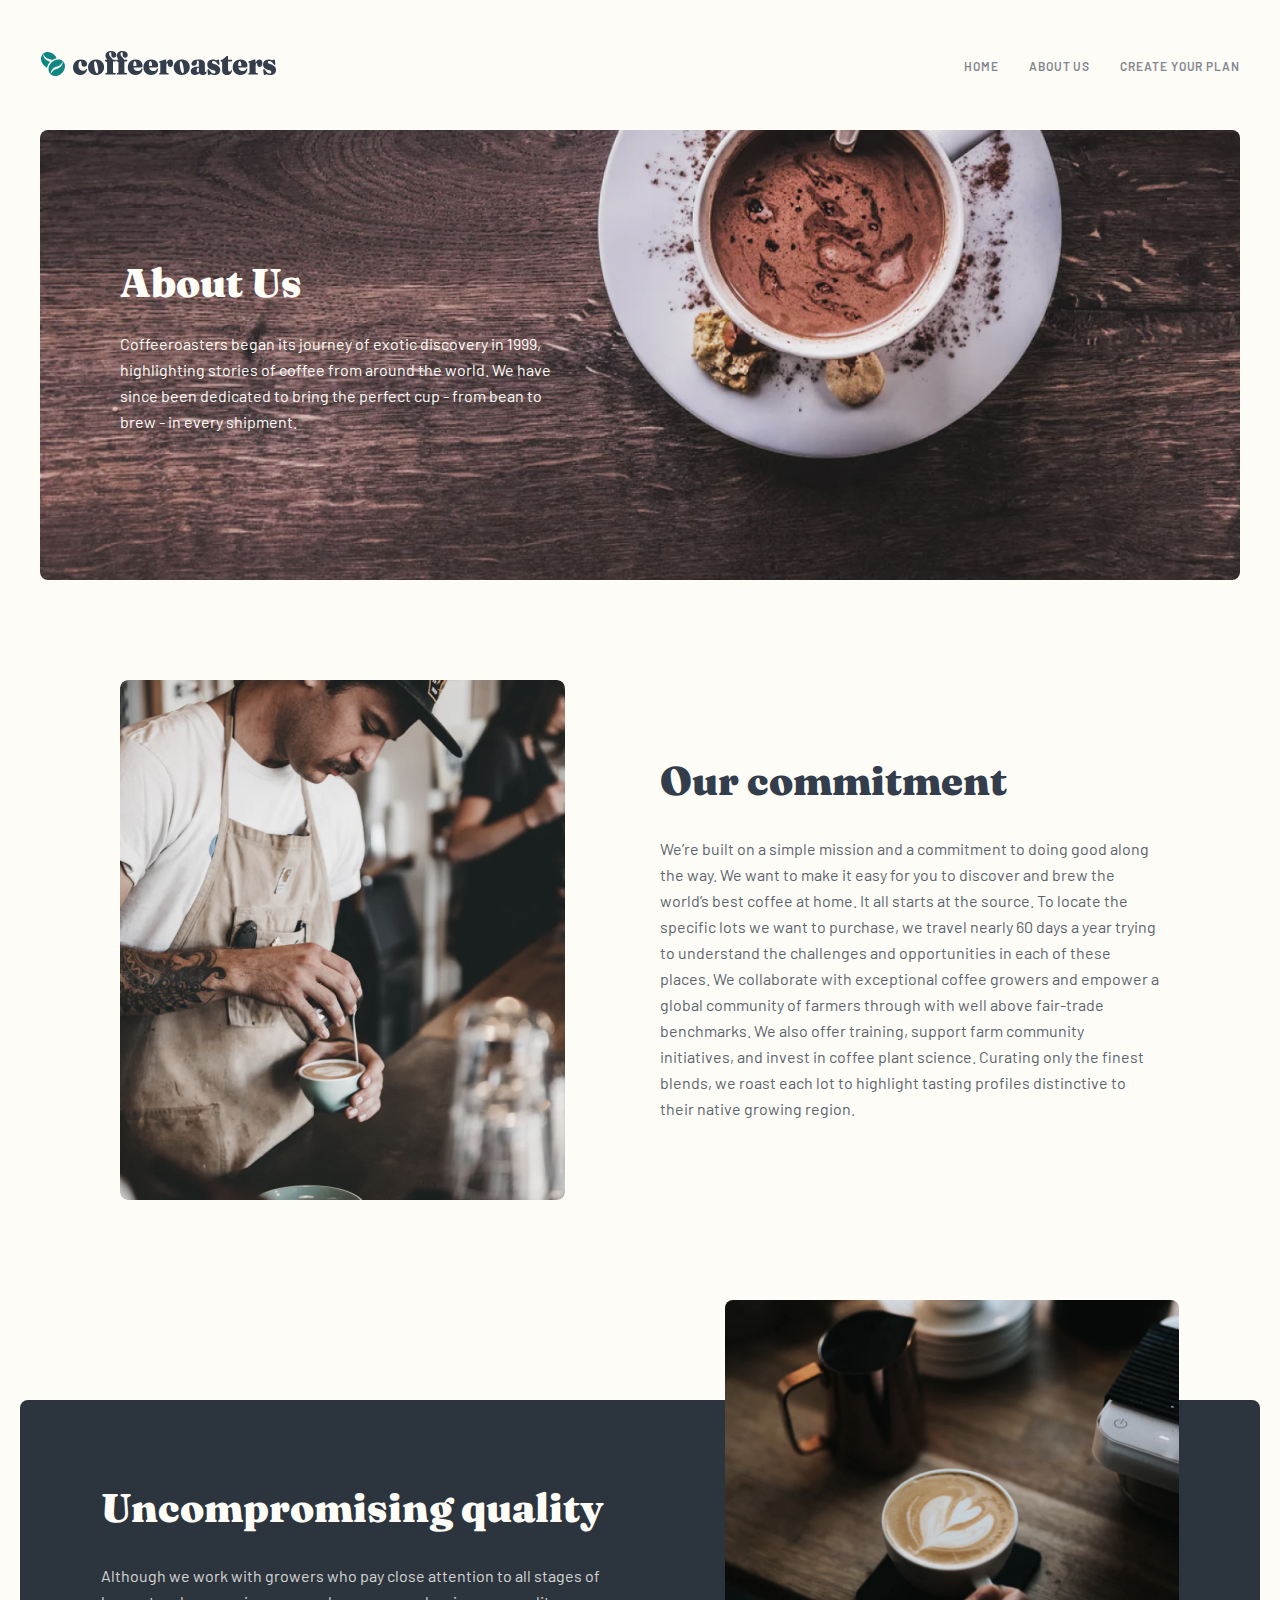
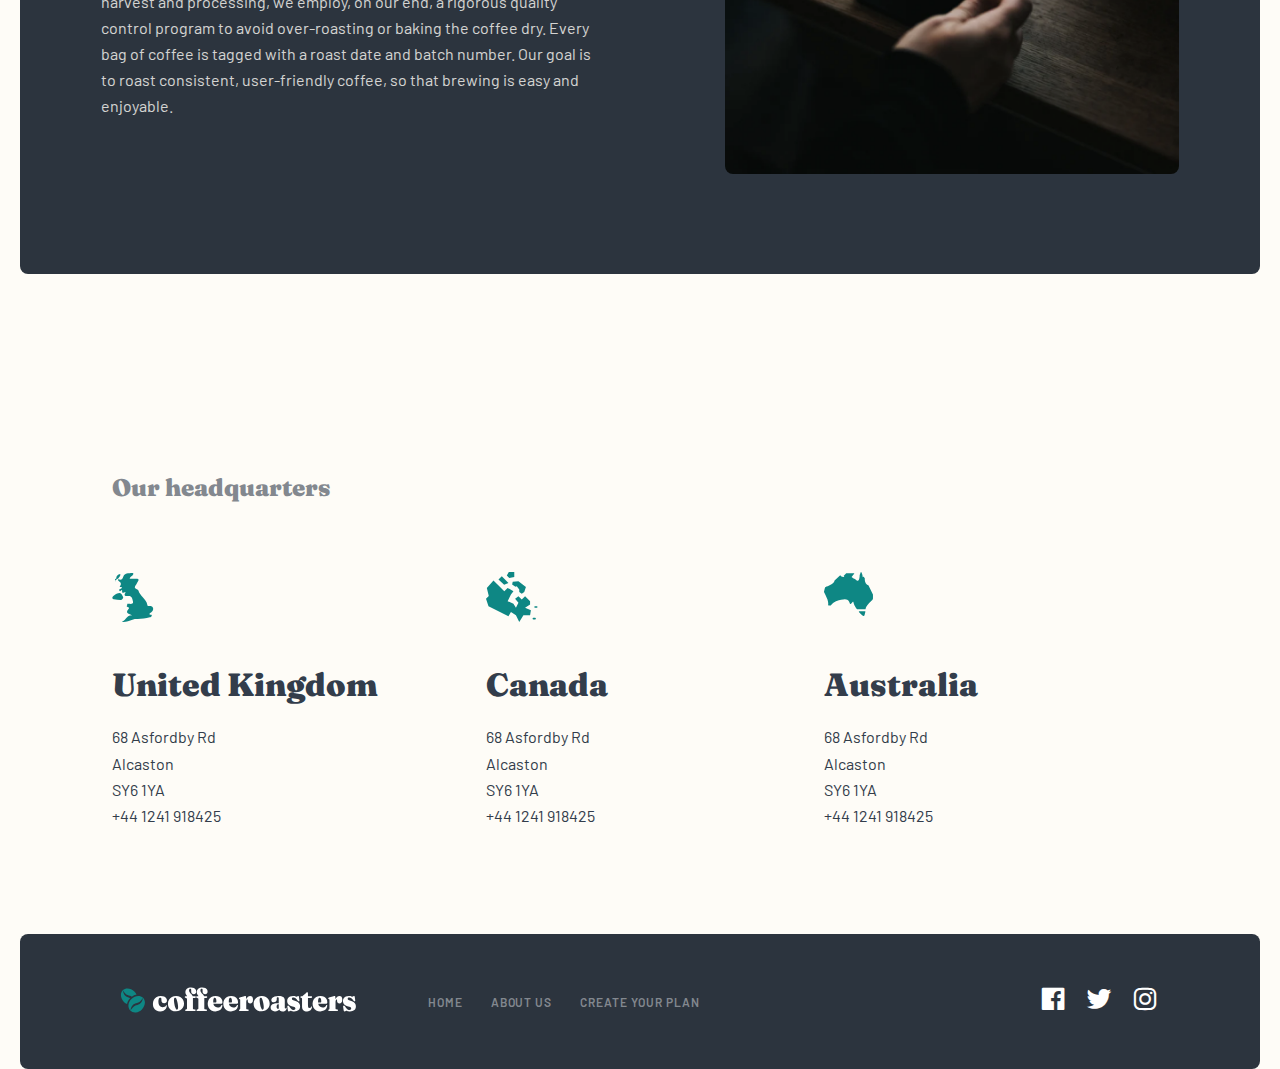
<file: about.html>
<!DOCTYPE html>
<html lang="en">
<head>
   <meta charset="UTF-8">
   <meta http-equiv="X-UA-Compatible" content="IE=edge">
   <meta name="viewport" content="width=device-width, initial-scale=1.0">
   <title>COFFEE</title>
   <link rel="preconnect" href="https://fonts.googleapis.com">
   <link rel="preconnect" href="https://fonts.gstatic.com" crossorigin>
   <link href="https://fonts.googleapis.com/css2?family=Barlow:wght@300;400;500&family=Fraunces:wght@300;400;500;600;700&display=swap" rel="stylesheet">
   <link href='https://unpkg.com/boxicons@2.0.9/css/boxicons.min.css' rel='stylesheet'>
   <link rel="stylesheet" href="css/normalize.css">
   <link rel="stylesheet" href="css/column.css">
   <link rel="stylesheet" href="css/global.css">
   <link rel="stylesheet" href="css/main.css">
   <link rel="stylesheet" href="css/about.css">
</head>
<body>

   <header id="site-header">
      <div class="container">
         <div class="header__inner row between align-center">
            <a class="header__inner-logo" href="#"><img src="img/logo.svg" alt="logo"></a>
            <nav class="navigation">
               <ul class="header__inner-list row between">
                  <li class="inner-item">
                     <a class="inner-item__link" href="index.html">HOME</a>
                  </li>
                  <li class="inner-item">
                     <a class="inner-item__link" href="about.html">ABOUT US</a>
                  </li>
                  <li class="inner-item">
                     <a class="inner-item__link" href="create.html">Create your plan</a>
                  </li>
               </ul>
               <button class="header__burger"><i class='bx bx-menu'></i></button>
            </nav>
         </div>
      </div>
   </header>

   <section id="main">
      <div class="container">
         <div class="main__inner main__bg">
            <div class="small-container">
               <div class="main__titles-about">
                  <h2 class="main__titles-title">About Us</h2>
                  <p class="main__titles-desc">Coffeeroasters began its journey of exotic discovery in 1999, highlighting stories of coffee from around the world. We have since been dedicated to bring the perfect cup - from bean to brew - in every shipment.</p>
               </div>
            </div>
         </div>
      </div>
   </section>

   <section id="commit">
      <div class="container">
         <div class="commit__inner row between align-center">
            <img class="commit__img" src="./img/about/commit-img.png" alt="img">
            <div class="commit__titles">
               <h3 class="commit__title">Our commitment</h3>
               <p class="commit__desc">We’re built on a simple mission and a commitment to doing good along the way. We want to make it easy for you to discover and brew the world’s best coffee at home. It all starts at the source. To locate the specific lots we want to purchase, we travel nearly 60 days a year trying to understand the challenges and opportunities in each of these places. We collaborate with exceptional coffee growers and empower a global community of farmers through with well above fair-trade benchmarks. We also offer training, support farm community initiatives, and invest in coffee plant science. Curating only the finest blends, we roast each lot to highlight tasting profiles distinctive to their native growing region.</p>
            </div>
         </div>
      </div>
   </section>

   <section id="quality">
      <div class="container quality__bgc">
         <div class="quality__inner row around align-center">
            <img class="quality__img" src="./img/about/quality.png" alt="quality">
            <div class="quality__titles">
               <h3 class="commit__title">Uncompromising quality</h3>
               <p class="commit__desc quality__desc">Although we work with growers who pay close attention to all stages of harvest and processing, we employ, on our end, a rigorous quality control program to avoid over-roasting or baking the coffee dry. Every bag of coffee is tagged with a roast date and batch number. Our goal is to roast consistent, user-friendly coffee, so that brewing is easy and enjoyable.</p>
            </div>
         </div>
      </div>
   </section>

   <section id="country">
      <div class="container">
         <div class="country__inner">
            <h3 class="work__title country__title">Our headquarters</h3>
            <ul class="country__list row">
               <li class="country__item country__item--before0 country__item--before1">
                  <h4 class="country__item-title">United Kingdom</h4>
                  <span class="country__item-span">68  Asfordby Rd</span>
                  <span class="country__item-span">Alcaston</span>
                  <span class="country__item-span">SY6 1YA</span>
                  <span class="country__item-span">+44 1241 918425</span>
               </li>
               <li class="country__item country__item--before0 country__item--before2">
                  <h4 class="country__item-title">Canada</h4>
                  <span class="country__item-span">68  Asfordby Rd</span>
                  <span class="country__item-span">Alcaston</span>
                  <span class="country__item-span">SY6 1YA</span>
                  <span class="country__item-span">+44 1241 918425</span>
               </li>
               <li class="country__item country__item--before0 country__item--before3">
                  <h4 class="country__item-title">Australia</h4>
                  <span class="country__item-span">68  Asfordby Rd</span>
                  <span class="country__item-span">Alcaston</span>
                  <span class="country__item-span">SY6 1YA</span>
                  <span class="country__item-span">+44 1241 918425</span>
               </li>
            </ul>
         </div>
      </div>
   </section>

   <footer id="site-footer">
      <div class="container footer-bgc">
         <div class="small-container">
            <div class="footer__inner">
               <ul class="footer__list row between align-center">
                  <li class="footer__item footer__item-logo">
                     <a class="footer__logo" href="index.html">
                        <img src="img/logo-dark.svg" alt="logo">
                     </a>
                  </li>
                  <li class="footer__item item__nav-link">
                     <a class="inner-item__link f-link" href="index.html">HOME</a>
                     <a class="inner-item__link f-link" href="index.html">ABOUT US</a>
                     <a class="inner-item__link f-link" href="index.html">Create your plan</a>
                  </li>
                  <li class="footer-item item__socical">
                     <a class="footer__item-socical" href="#" target="_blank">
                        <i class='bx bxl-facebook-square'></i>
                     </a>
                     <a class="footer__item-socical" href="#" target="_blank">
                        <i class='bx bxl-twitter'></i>
                     </a>
                     <a class="footer__item-socical" href="#" target="_blank">
                        <i class='bx bxl-instagram'></i>
                     </a>
                  </li>
               </ul>
            </div>
         </div>
      </div>
   </footer>


   
</body>
</html>
</file>
<file: css/column.css>
.col-1 {
  max-width:8.333333%; 
  flex-basis: 8.333333%;
}

.col-2 {
  max-width:16.6666666%;
  flex-basis: 16.6666666%;
}

.col-3 {
  max-width:25%;
  flex-basis: 25%;
}

.col-4 {
  max-width:33.333333%;
  flex-basis: 33.333333%;
}

.col-5 {
  max-width: 41.6666666%;
  flex-basis: 41.6666666%;
}

.col-6 {
  max-width: 50%;
  flex-basis: 50%;
}

.col-7 {
  max-width: 58.333333%;
  flex-basis: 58.333333%;
}

.col-8 {
  max-width: 66.6666666%;
  flex-basis: 66.6666666%;
}

.col-9 {
  max-width: 75%;
  flex-basis: 75%;
}

.col-10 {
  max-width: 83.333333%;
  flex-basis: 83.333333%;
}

.col-11 {
  max-width: 91.6666666%;
  flex-basis: 91.6666666%;
}
.col-12 {
  max-width: 100%;
  flex-basis: 100%;
}
</file>
<file: css/global.css>
html {
   box-sizing: border-box;
}
 
body {
   display: flex;
   flex-direction: column;
   min-height: 100vh;
}
 
*,
*::before,
*::after {
   box-sizing: inherit;
   margin: 0;
   padding: 0;
}
 
a {
   display: inline-block;
   text-decoration: none;
}
 
span {
   display: inline-block;
}
 
button {
   border: none;
   cursor: pointer;
   background-color: transparent;
}
 
img {
   max-width: 100%;
   height: auto;
}
 
ul, ol {
   list-style: none;
}

.bx {
   position: relative;
}
 
.fulled-container {
   width: 100%;
   padding: 0 20px;
}
 
.container {
   max-width: 1240px;
   width: 100%;
   padding: 0 20px;
   margin: 0 auto;
}

.small-container {
   max-width: 90%;
   padding: 0 20px;
   margin: 0 auto;
}

.center-absolute {
   position: absolute;
   top: 50%;
   left: 50%;
   transform: translate(-50%,-50%);
}
 
.relative-p {
   position: relative;
}

.bg {
   position: absolute;
   background-repeat: no-repeat;
}

*::before,
*::after {
   display: inline-block;
   background-repeat: no-repeat;
}


    /* -------- FLEX -------- */


.row {
   display: flex;
   flex-flow: row wrap;
}
.center {
   text-align: center;
   justify-content: center;
}
.between {
   justify-content: space-between;
}
.around {
   justify-content: space-around;
}
.evenly {
   justify-content: space-evenly;
}
.align-center {
   align-items: center;
}
</file>
<file: css/main.css>
body {
   font-family: 'Fraunces', serif;
   color: var(--bg-cream);
   background-color: var(--bg-cream);
}

p {
   font-family: 'Barlow', sans-serif;
}

:root {
   --bg-green: #0E8784;
   --bg-dark: #333D4B;
   --cl-orange: #FDD6BA;
   --bg-cream: #FEFCF7;
   --cl-grey: #83888F;
}

.header__inner {
   padding: 50px 0;
}

.inner-item:not(:last-child) {
   padding-right: 30px;
}

.inner-item__link {
   font-family: 'Barlow', sans-serif;
   text-transform: uppercase;
   font-weight: 600;
   font-size: 12px;
   letter-spacing: 0.923077px;
   color: var(--cl-grey);
   transition: color 0.3s ease;
}

.inner-item__link:hover {
   color: #29303b;
}

.header__burger {
   display: none;
   font-size: 35px;
   margin-top: 10px;
   color: #000;
}

@media screen and (max-width: 992px) and (min-width: 720px) {
   .container {
      max-width: 960px;
   }
}

@media screen and (max-width: 720px) {
   .container {
      max-width: 680px;
   }
   .header__inner-list {
      display: none;
   }
   .header__burger {
      display: block;
   }
}

/* --------Main-section--------- */


.main__inner {
   padding: 100px 0;
}

.main__bg {
   max-width: 1240px;
   width: 100%;
   object-fit: cover;
   background-size: 100% 100%;
   background-image: url("../img/home/hero-img.jpg");
}

.main__title {
   max-width: 494px;
   font-weight: 900;
   font-size: 72px;
   line-height: 72px;
   margin-bottom: 32px;
}

.main__desc {
   max-width: 425px;
   font-size: 16px;
   line-height: 26px;
   margin-bottom: 55px;
   opacity: 0.8;
}

.main__btn {
   font-weight: 900;
   font-size: 18px;
   padding: 16px 22px;
   border-radius: 6px;
   color: var(--bg-cream);
   background-color: var(--bg-green);
   transition: background 0.3s ease;
}

.main__btn:hover {
   background: #66D2CF;
}

@media screen and (max-width: 992px) and (min-width: 720px) {
   .container {
      max-width: 960px;
   }
}

@media screen and (max-width: 720px) {
   .container {
      max-width: 680px;
   }
   .main__titles {
      text-align: center;
   }
   .main__title {
      font-size: 40px;
      line-height: 40px;
   }
   .main__desc {
      max-width: 270px;
      font-size: 15px;
      line-height: 25px;
      margin: 0 auto;
      margin-bottom: 30px;
   }
}


/* -------Collection-section------- */



#collection {
   color: var(--bg-dark);
}

.collection__inner {
   padding: 100px 0;
   padding-top: 300px;
}

.collection__titles {
   position: absolute;
   top: 22%;
   left: -3%;
   width: 1111px;
   height: 195px;
   background-repeat: no-repeat;
   background-image: url("../img/home/collection.svg");
   z-index: -5;
}

.collection__item {
   max-width: 250px;
   text-align: center;
   margin: 0 auto;
   margin-bottom: 20px;
}

.collect__item-title {
   font-weight: 900;
   font-size: 24px;
   margin-bottom: 25px;
}

.collect__item-desc {
   font-size: 16px;
   line-height: 26px;
   margin-bottom: 25px;
}

.collection__item--before0::before {
   width: 250px;
   height: 190px;
   content: "";
}

.collection__item--before1::before {
   background-image: url("../img/home/cofe.svg");
}

.collection__item--before2::before {
   background-image: url("../img/home/cofe.svg");
}

.collection__item--before3::before {
   background-image: url("../img/home/cofe.svg");
}

.collection__item--before4::before {
   background-image: url("../img/home/cofe.svg");
}

@media screen and (max-width: 992px) {
   .collection__titles {
      left: 3%;
      width: 900px;
      background-size: 700px ;
   }
}

@media screen and (max-width: 720px) {
   .collection__titles {
      top: 10%;
      left: 10%;
      width: 300px;
      background-size: 300px ;
   }
}


/* -------Choose-section------- */


#choose {
   padding: 50px 0;
}

.choose_bgc {
   border-radius: 10px;
   background-color: #2C343E;
}

.choose__inner {
   padding: 100px 0;
   padding-bottom: 0;
}

.choose__title {
   font-weight: 900;
   font-size: 40px;
   margin-bottom: 32px;
}

.choose__desc {
   max-width: 540px;
   font-size: 16px;
   line-height: 26px;
   margin: 0 auto;
   opacity: 0.8;
}

.choose__item-inner {
   max-width: 255px;
}

.choose__item {
   padding: 38px;
   padding-top: 200px;
   border-radius: 8px;
   background-color: var(--bg-green);
   transform: translateY(30%);
}

.choose__item--before0::before {
   position: absolute;
   top: 20%;
   left: 39%;
   width: 72px;
   height: 72px;
   content: "";
}

.choose__item--before1::before {
   background-image: url("../img/home/choose1.svg");
}

.choose__item--before2::before {
   background-image: url("../img/home/choose2.svg");
}


.choose__item--before3::before {
   background-image: url("../img/home/choose3.svg");
}

.choose__item-title {
   font-weight: 900;
   font-size: 24px;
   margin-bottom: 25px;
}

.choose__item-desc {
   font-size: 16px;
   line-height: 26px;
}

@media screen and (max-width: 1220px) and (min-width: 721px) {
   .choose__list {
      display: block;
   }
   .choose__item {
      text-align: start;
      padding-top: 50px;
      padding-left: 180px;
      justify-content: center;
      margin-bottom: 30px;
   }
   .choose__item--before0::before {
      top: 30%;
      left: 8%;
   }
   .choose__item-inner {
      max-width: 325px;
  }
}

@media screen and (max-width: 720px) {
   .choose__item-title {
      font-size: 12px;
   }
   .choose__item {
      margin: 0 auto;
      margin-bottom: 30px;
   }
}


/* --------Work-section-------- */



#work {
   color: var(--bg-dark);
}

.work__inner {
   padding: 100px 0;
   padding-top: 200px;
}

.work__title {
   font-weight: 900;
   font-size: 24px;
   color: #83888F;
   margin-bottom: 160px;
}

.work__title--before::before {
   position: absolute;
   top: 110px;
   left: 0;
   width: 791px;
   height: 31px;
   content: "";
   background-image: url("../img/home/line.svg");
}

.work__number {
   font-weight: 900;
   font-size: 72px;
   margin-bottom: 38px;
   color: #FDD6BA;
}

.work__item-title {
   max-width: 220px;
   font-weight: 900;
   font-size: 32px;
   line-height: 36px;
   margin-bottom: 42px;
}

.work__item-desc {
   max-width: 285px;
   margin-bottom: 130px;
}

@media screen and (max-width: 992px) {
   .work__title--before::before {
      width: 520px;
      background-size: 520px;
   }
   .work__number {
      font-size: 72px;
   }
   .work__item-title {
      min-width: 200px;
      font-size: 28px;
   }
   .work__item-desc {
      font-size: 15px;
      max-width: 220px;
   }
}

@media screen and (max-width: 720px) {
   .work__title--before::before {
      display: none;
   }
   .work__inner {
      text-align: center;
   }
   .work__item {
      margin: 0 auto;
   }
}


/* -------Footer-section------- */


.footer-bgc {
   border-radius: 8px;
   background-color: #2C343E;
}

.footer__inner {
   padding: 50px 0;
}

.footer__item:nth-child(1) {
   margin-right: 60px;
}

.footer__item:nth-child(2) {
   flex-grow: 1;
}

.f-link {
   padding: 0 12px;
}

.f-link:hover {
   color: #fff;
}

.footer__item-socical {
   font-size: 30px;
   margin-left: 12px;
   color: #fff;
   transition: color 0.3s ease;
}

.footer__item-socical:hover {
   color: var(--cl-orange);
}

@media screen and (max-width: 900px) {
   .footer__list > * {
      display: block;
      margin: 0 auto;
   }
  .footer__logo {
     margin-bottom: 25px;
  }
  .footer__item:nth-child(1) {
   margin-right: 0;
   margin: 0 auto;
}
  .item__nav-link {
      text-align: center;
      margin: 0 auto;
      margin-bottom: 25px;
  }
  .item__socical {
     width: 500px;
     text-align: center;
     margin: 0 auto;
  }
}

@media screen and (max-width: 740px) {
   .footer__item-logo {
      text-align: center;
   }
}

@media screen and (max-width: 500px) {
   .footer__logo {
      margin-bottom: 40px;
   }
   .f-link {
      display: block;
      margin-bottom: 25px;
   }
}
</file>
<file: css/about.css>
.main__bg {
   max-width: 1280px;
   width: 100%;
   height: 450px;
   background-size: cover;
   background-position: center -340px;
   background-repeat: no-repeat;
   background-image: url("../img/about/main-img.png");
   border-radius: 8px;  
}

.main__titles-about {
   padding: 30px 0;
}

.main__titles-title {
   font-weight: 900;
   font-size: 40px;
   margin-bottom: 25px;
}

.main__titles-desc {
   max-width: 445px;
   font-size: 16px;
   line-height: 26px;
}

@media screen and (max-width: 992px) and (min-width: 540px) {
   .main__bg {
      height: 750px;
   }
}

@media screen and (max-width: 540px) {
   .main__bg {
      height: 750px;
      text-align: center;
   }
   .main__titles-about {
      padding-top: 0;
   }
}


/* --------Commit-section------- */


#commit {
   color: var(--bg-dark);
}

.commit__inner {
   padding: 100px 80px;
}

.commit__img {
   border-radius: 8px;
}

.commit__title {
   font-weight: 900;
   font-size: 40px;
   margin-bottom: 32px;
}

.commit__desc {
   max-width: 500px;
   font-size: 16px;
   line-height: 26px;
   opacity: 0.8;
}

@media screen and (max-width: 1200px) {
   .commit__inner {
      justify-content: space-around;
   }
   .commit__inner {
      padding-left: 0;
      padding-right: 0;
   }
}

@media screen and (max-width: 1030px) {
   .commit__inner {
      justify-content: space-around;
   }
   .commit__img {
      width: 280px;
      height: 470px;
      object-fit: cover;
   }
   .commit__desc {
      max-width: 340px;
   }
}

@media screen and (max-width: 750px) {
   .commit__img {
      width: 325px;
      height: 400px;
      object-fit: cover;
      margin-bottom: 30px;
   }
   .commit__titles {
      text-align: center;
   }
   .commit__title {
      font-size: 32px;
   }
}


/* -------Quality-section------- */


#quality {
   padding: 100px 0;
   color: var(--bg-cream);
}

.quality__bgc {
   border-radius: 8px;
   background: #2C343E;
}

.quality__inner {
   flex-flow: row-reverse;
}

.quality__titles {
   padding-bottom: 70px;
}

.quality__img {
   width: 454px;
   height: 474px;
   object-fit: cover;
   border-radius: 8px;
   transform: translateY(-100px);
}

@media screen and (max-width: 1050px) {
   #quality {
      padding-top: 150px;
   }
   .quality__inner {
      display: block;
      text-align: center;
   }
   .quality__img {
      width: 570px;
      height: 320px;
      transform: translateY(-140px);
   }
   .quality__titles {
      padding-bottom: 0;
      transform: translateY(-70px);
   }
   .quality__desc {
      max-width: 540px;
      margin: 0 auto;
   }
}

@media screen and (max-width: 600px) {
   .quality__img {
      width: 280px;
      height: 155px;
      transform: translateY(-70px);
   }
   .quality__titles {
      padding-bottom: 30px;
      transform: translateY(-30px);
   }
}



/* -------Country-section------- */


#country {
   color: var(--bg-dark);
}

.country__inner {
   padding: 100px 0;
}

.country__title {
   margin-left: 6%;
   margin-bottom: 70px;
}

.country__item {
   margin-left: 6%;
}

.country__item:not(:nth-child(1)) {
   margin-left: 9%;
}

.country__item:nth-child(3) {
   margin-left: 18%;
}

.country__item-title {
   font-weight: 900;
   font-size: 32px;
   margin-top: 42px;
   margin-bottom: 24px;
}

.country__item-span {
   display: block;
   font-family: 'Barlow', sans-serif;
   margin-bottom: 8px;
}

.country__item--before0::before {
   width: 52px;
   height: 50px;
   content: "";
}

.country__item--before1::before {
   background-image: url("../img/about/country1.svg");
}

.country__item--before2::before {
   background-image: url("../img/about/country2.svg");
}

.country__item--before3::before {
   background-image: url("../img/about/country3.svg");
}

@media screen and (max-width: 850px) {
   .country__title {
      margin-left: 0;
   }
   .country__item {
      margin-left: 0;
   }
   .country__item:not(:nth-child(1)) {
      margin-left: 10%;
   }
}

@media screen and (max-width: 722px) {
   .country__list {
      display: block;
      text-align: center;
   }
   .country__item {
      margin-bottom: 80px;
   }
   .country__title {
      text-align: center;
   }
   .country__item:not(:nth-child(1)) {
      margin-left: 0;
   }
}
</file>
